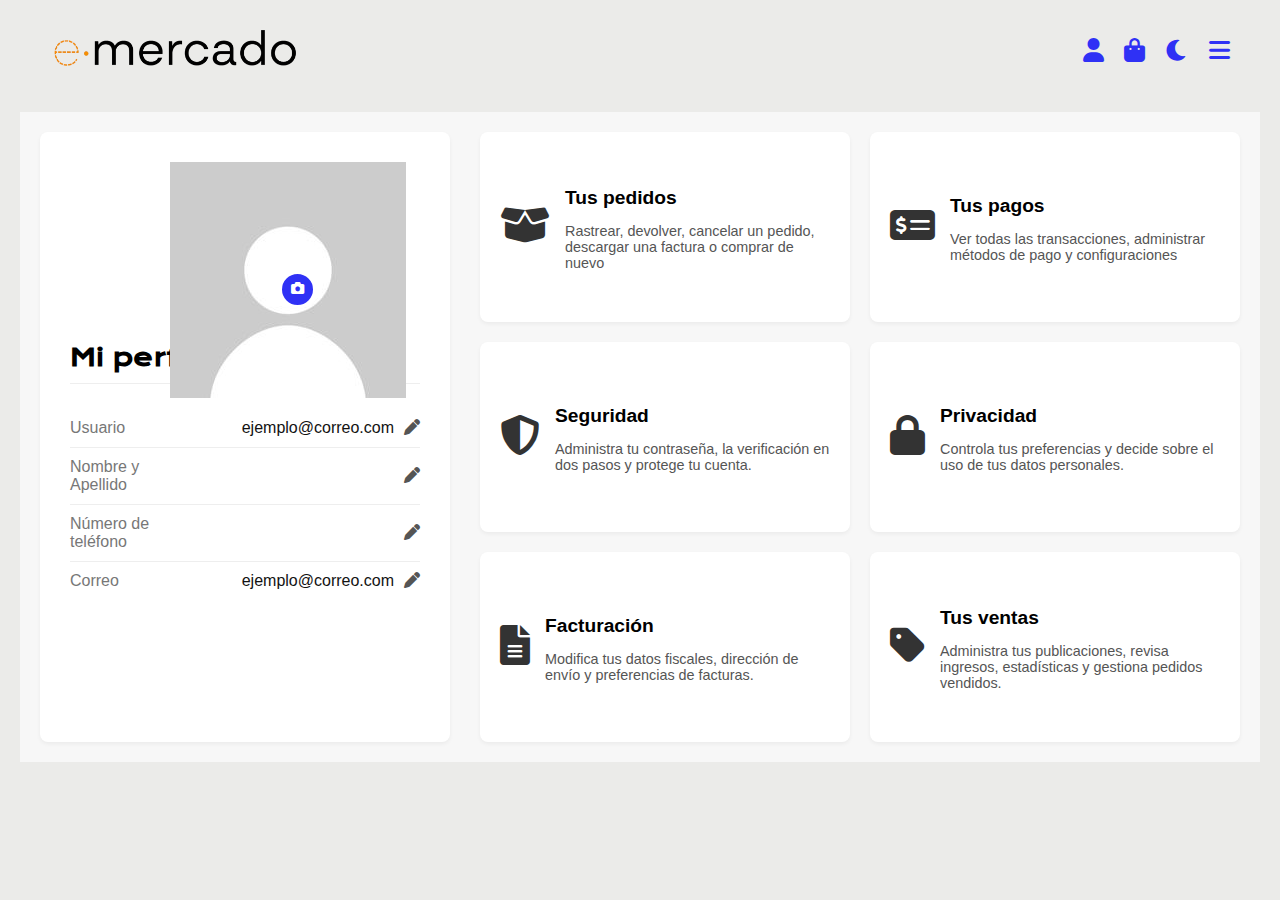
<file: my-profile.html>
<!DOCTYPE html>
<html lang="es">

<head>
    <meta charset="UTF-8">
    <meta name="viewport" content="width=device-width, initial-scale=1.0">
    <title>Mi Perfil | eMercado</title>
    <link rel="stylesheet" href="css/styles.css">
    <link rel="stylesheet" href="css/my-profile.css">
    <link rel="stylesheet" href="https://cdnjs.cloudflare.com/ajax/libs/font-awesome/6.0.0-beta3/css/all.min.css">
    <link
      href="https://fonts.googleapis.com/css?family=Krona+One"
      rel="stylesheet"
    />
</head>

<body>

    <header class="site-header">
        <div class="header-content">
            <a href="index.html" class="logo-link">
                <div class="logo">
                    <img src="img/logo_e_mercado.png" alt="Logo e-Mercado" class="logo-e-mercado" />
                </div>
            </a>

            <div class="nav-icons">
                <a href="my-profile.html" class="icon-link" title="Mi perfil">
                    <i class="fas fa-user"></i>
                </a>
                <a href="cart.html" class="icon-link">
                    <i class="fas fa-shopping-bag"></i>
                </a>

                <a href="#" id="theme-toggle" class="icon-link" title="Cambiar tema">
                    <i class="fa-solid fa-moon"></i>
                </a>

                <div class="menu-wrapper" style="position: relative; display: inline-block">
                    <a href="#" class="icon-link" id="menu-toggle">
                        <i class="fas fa-bars"></i>
                    </a>

                    <div class="custom-dropdown" id="dropdown-menu">
                        <ul>
                            <li><a href="index.html">Inicio</a></li>
                            <li><a href="categories.html">Categorías</a></li>
                            <li><a href="sell.html">Vender</a></li>
                        </ul>
                    </div>
                </div>
            </div>
        </div>
    </header>

    <main class="profile-container">

        <section class="profile-info-column">

            <div class="profile-picture-block">
                <img src="img/default-pfp.png" id="profile-image" class="profile-picture">
                <input type="file" id="profile-image-input" accept="image/*" class="hidden">

                <button class="edit-photo-btn" id="edit-photo-btn" title="Actualizar foto de perfil">
                    <i class="fa-solid fa-camera"></i>
                </button>
            </div>

            <h2 class="profile-section-title">Mi perfil</h2>

            <div class="profile-data-list">
                <div class="data-item" data-field="email">
                    <span class="data-label">Usuario</span>
                    <span class="data-value" id="profile-email"></span>
                    <input type="email" class="data-input hidden" id="input-email" value="">
                    <button class="edit-btn"><i class="fa-solid fa-pen"></i></button>
                    <button class="save-btn hidden" data-field="email"><i class="fa-solid fa-check"></i></button>
                </div>

                <div class="data-item" data-field="name">
                    <span class="data-label">Nombre y Apellido</span>
                    <span class="data-value" id="profile-name"></span>
                    <input type="text" class="data-input hidden" id="input-name" value="">
                    <button class="edit-btn"><i class="fa-solid fa-pen"></i></button>
                    <button class="save-btn hidden" data-field="name"><i class="fa-solid fa-check"></i></button>
                </div>

                <div class="data-item" data-field="phone">
                    <span class="data-label">Número de teléfono</span>
                    <span class="data-value" id="profile-phone"></span>
                    <input type="tel" class="data-input hidden" id="input-phone" value="">
                    <button class="edit-btn"><i class="fa-solid fa-pen"></i></button>
                    <button class="save-btn hidden" data-field="phone"><i class="fa-solid fa-check"></i></button>
                </div>

                <div class="data-item" data-field="email-footer">
                    <span class="data-label">Correo</span>
                    <span class="data-value" id="profile-email-footer"></span>
                    <input type="email" class="data-input hidden" id="input-email-footer" value="">
                    <button class="edit-btn"><i class="fa-solid fa-pen"></i></button>
                    <button class="save-btn hidden" data-field="email-footer"><i class="fa-solid fa-check"></i></button>
                </div>
            </div>

        </section>

        <section class="profile-features-grid">

            <article class="feature-card primary-card">
                <div class="card-icon-box"><i class="fa-solid fa-box-open"></i></div>
                <div class="card-content">
                    <h3 class="card-title">Tus pedidos</h3>
                    <p class="card-description">Rastrear, devolver, cancelar un pedido, descargar una factura o comprar
                        de nuevo</p>
                </div>
            </article>

            <article class="feature-card primary-card">
                <div class="card-icon-box"><i class="fa-solid fa-money-check-dollar"></i></div>
                <div class="card-content">
                    <h3 class="card-title">Tus pagos</h3>
                    <p class="card-description">Ver todas las transacciones, administrar métodos de pago y
                        configuraciones</p>
                </div>
            </article>

            <article class="feature-card primary-card">
                <div class="card-icon-box"><i class="fa-solid fa-shield"></i></div>
                <div class="card-content">
                    <h3 class="card-title">Seguridad</h3>
                    <p class="card-description">Administra tu contraseña, la verificación en dos pasos y protege tu
                        cuenta.</p>
                </div>
            </article>

            <article class="feature-card primary-card">
                <div class="card-icon-box"><i class="fa-solid fa-lock"></i></div>
                <div class="card-content">
                    <h3 class="card-title">Privacidad</h3>
                    <p class="card-description">Controla tus preferencias y decide sobre el uso de tus datos personales.
                    </p>
                </div>
            </article>

            <article class="feature-card primary-card">
                <div class="card-icon-box"><i class="fa-solid fa-file-lines"></i></div>
                <div class="card-content">
                    <h3 class="card-title">Facturación</h3>
                    <p class="card-description">Modifica tus datos fiscales, dirección de envío y preferencias de
                        facturas.</p>
                </div>
            </article>

            <article class="feature-card primary-card">
                <div class="card-icon-box"><i class="fa-solid fa-tag"></i></div>
                <div class="card-content">
                    <h3 class="card-title">Tus ventas</h3>
                    <p class="card-description">Administra tus publicaciones, revisa ingresos, estadísticas y gestiona
                        pedidos vendidos.</p>
                </div>
            </article>

        </section>

    </main>

    <script src="js/my-profile.js"></script>
    <script src="js/index.js"></script>
</body>

</html>
</file>
<file: css/styles.css>
:root{
    --background: #ebebe9;
    --gris-oscuro: #797979;
    --negro: #131314;
    --azul: #2f31f5;
    --verde-amarillo: #dbf059;
    --fuente-textos: "Inter", sans-serif;
    --shadow: 0 10px 30px rgba(2,6,23,0.08);
}

body{
    background-color: var(--background);
    font-family: var(--fuente-textos);
    margin: 0;
}

/*---- Barra navegadora ----*/
.navbar-container{
    position: relative;
    display: flex;
    justify-content: space-between;
    align-items: center;
    padding: 30px;
}

.logo-e-mercado {
    max-width: 250px;
    height: 100%;
}

.nav-icons {
    color: var(--azul);
    display: flex;
    gap: 20px;
    align-items: center;
}

.icon-link {
    font-size: 24px;
    color: var(--azul);
    text-decoration: none;
    transition: transform 0.2s ease;
}

.icon-link:hover {
    transform: scale(1.1);
}

/* Menú desplegable */
.custom-dropdown {
    position: absolute;
    top: 100%;
    background-color: white;
    border-radius: 10px;
    box-shadow: 0 4px 20px rgba(0, 0, 0, 0.15);
    min-width: 200px;
    right: 0;
    margin-top: 5px;
    z-index: 1000;
    opacity: 0;
    visibility: hidden;
    transform: translateY(-10px);
    transition: all 0.3s ease;
}

.custom-dropdown.active {
    opacity: 1;
    visibility: visible;
    transform: translateY(0);
}

.custom-dropdown ul {
    list-style: none;
    margin: 0;
    padding: 10px 0;
}

.custom-dropdown li {
    border-bottom: 1px solid #f0f0f0;
}

.custom-dropdown li:last-child {
    border-bottom: none;
}

.custom-dropdown a {
    display: block;
    padding: 12px 20px;
    color: var(--negro);
    text-decoration: none;
    font-size: 16px;
    transition: background-color 0.2s ease;
}

.custom-dropdown a:hover {
    background-color: var(--verde-amarillo);
    color: var(--negro);
}

.cart-badge {
    background-color: var(--azul);
    color: white;
    border-radius: 50%;
    padding: 2px 6px;
    font-size: 12px;
    margin-left: 5px;
}

/* Overlay para cerrar el menú */
.menu-overlay {
    position: fixed;
    top: 0;
    left: 0;
    width: 100vw;
    height: 100vh;
    background-color: rgba(0, 0, 0, 0.3);
    z-index: 999;
    opacity: 0;
    visibility: hidden;
    transition: all 0.3s ease;
}

.menu-overlay.active {
    opacity: 1;
    visibility: visible;
}

@media (max-width: 768px) {
            .logo-e-mercado {
                max-width: 180px;
            }
            
            .nav-icons {
                gap: 15px;
            }
            
            .icon-link {
                font-size: 20px;
            }
        }

        nav a {
  text-decoration: none;
}


/* ----- Navegación fin ----- */


/* Carrusel nuevo */
.carousel-item {
  padding-top: 30px;
  padding-bottom: 30px;
  border-radius: 15px;
}

.carousel-item img{
  border-radius: 15px;
}

.carousel-indicators {
  bottom: 13px;
}

.carousel-indicators button {
  width: 50px;
  height: 50px;
  border-radius: 10px;
  margin: 0 5px;
}
/* FIN Carrusel nuevo */

/*--- Categorías ---*/

/* Cosas que van arriba */
.categories-header {
    display: flex;
    justify-content: space-between;
    align-items: center;
    margin-top: 1.25rem;
    margin-bottom: 1.25rem;
}

.categories-title {
    display: flex;
    align-items: center;
    gap: 1.5rem;
}

.categories-title h2 {
    font-size: 1.5rem;
    font-weight: bold;
}

.categories-title a {
    color: var(--gris-oscuro);
    text-decoration: underline;
}

.categories-nav button {
    background-color: white;
    border: none;
    padding: 0.5rem;
    border-radius: 5px;
    cursor: pointer;
    transition: background-color 0.3s ease;
}

.categories-nav button:hover {
    background-color: #f49000;
}
.categories-nav button i {
    font-size: 1.2rem;
    color: var(--negro)
}


/* tarjetas categorías */
.categories-carousel {
    display: flex;
    gap: 1.5rem;
    overflow-x: auto;
    scroll-behavior: smooth;
    -ms-overflow-style: none; /* IE and Edge */
    scrollbar-width: none; /* Firefox */
}

/* Ocultar la barra de desplazamiento */
.categories-carousel::-webkit-scrollbar {
    display: none;
}

.category-card {
    position: relative;
    width: 150px;
    height: 150px;
    background-color: var(--verde-amarillo);
    border-radius: 15px;
    cursor: pointer;
    perspective: 1000px; /* Perspectiva para el efecto 3D */
    transition: transform 0.6s;
    transform-style: preserve-3d; /* Permite que los hijos hereden el 3D */
    flex-shrink: 0; /* Evita que las tarjetas se encojan */
}

.category-card:hover {
    transform: rotateY(180deg);
}

.card-face {
    position: absolute;
    width: 100%;
    height: 100%;
    backface-visibility: hidden;
    display: flex;
    justify-content: center;
    align-items: center;
}

.card-front {
    transform: rotateY(0deg);
}

.card-front i {
    font-size: 4rem;
    color: var(--negro);
}

.card-back {
    background-color: var(--negro);
    color: var(--verde-amarillo);
    transform: rotateY(180deg); 
    border-radius: 15px;
}

.card-back span {
    font-weight: bold;
    text-align: center;
    padding: 10px;
}


/* Sección de productos destacados */


.featured-products-section h2 {
    gap: 20px;
    font-size: 1.5rem;
    font-weight: bold;
    padding-bottom: 15px;
}

.product-card {
    background: white;
    border-radius: 12px;
    box-shadow: 0 2px 6px rgba(0,0,0,0.1);
    overflow: hidden;
    display: flex;
    flex-direction: column;
    transition: transform 0.2s ease, box-shadow 0.2s ease;
}

.product-card:hover {
    transform: translateY(-4px);
    box-shadow: 0 4px 12px rgba(0,0,0,0.15);
}

.product-img {
    width: 100%;
    height: 200px;
    object-fit: cover;
}

.product-info {
    padding: 15px;
    display: flex;
    flex-direction: column;
    flex-grow: 1;
}

.product-title {
    font-family: "Inter", sans-serif;
    font-size: 20px;
    font-weight: 700;
    margin-bottom: 5px;
    color: var(--negro);
}

.product-desc {
    font-size: 14px;
    color: var(--gris-oscuro);
    margin-bottom: 12px;
}

.product-price {
    font-size: 1rem;
    color: var(--azul);
    margin-top: 10px;
    font-family:"Krona One", sans-serif;
    font-weight: 800;
}


/* Info extra */


.info-extra-container {
    display: flex;
    justify-content: center;
    flex-wrap: wrap;
    gap: 20px;
    padding: 50px 20px;
    background-color: var(--verde-amarillo);
}

.info-card {
    background-color: var(--azul);
    color: var(--background);
    border-radius: 15px;
    padding: 30px;
    display: flex;
    align-items: flex-start;
    gap: 20px;
    width: 100%;
    max-width: 420px;
}

.info-card i {
    font-size: 3rem;
    flex-shrink: 0;
}

.info-extra-container h4 {
    font-size: 1.2rem;
    font-weight: bold;
    margin-bottom: 5px;
    color: var(--verde-amarillo);
}

.info-extra-container p {
    font-size: 0.9rem;
    margin: 0;
    line-height: 1.4;
}

/* Nuevo footer */
.footer-container{
    background-color: var(--negro);
    padding: 30px;
    display: flex;
    justify-content: space-between;
}
.footer-container p, .footer-container a{
    font-size: 15px;
    color: var(--background);
}

/* Botón Volver Arriba */
.back-to-top-btn {
    background-color: var(--gris-oscuro); 
    color: var(--verde-amarillo);
    border-radius: 50%;
    width: 40px;
    height: 40px;
    display: flex;
    justify-content: center;
    align-items: center;
    text-decoration: none;
    transition: background-color 0.3s ease;
}

.back-to-top-btn:hover {
    background-color: var(--background);
}

.back-to-top-btn i {
    font-size: 1.2rem;
    color: var(--negro);
}

/*--- Footer ---*/
</file>
<file: css/my-profile.css>
/* 2.1 Contenedor Principal de la Página */
.profile-container {
    max-width: 1200px; 
    margin: 20px auto; 
    padding: 20px;
    display: flex; 
    gap: 30px; 
    background-color: #f7f7f7; 
}

/* 2.2 Estilos de la Columna Izquierda (Información del Perfil) */
.profile-info-column {
    flex-basis: 350px; 
    flex-shrink: 0; 
    padding: 30px;
    background-color: #fff; 
    border-radius: 8px;
    box-shadow: 0 2px 4px rgba(0, 0, 0, 0.05);
}

/* Imagen de Perfil y Botón */
.profile-picture-block {
    position: relative;
    width: 150px;
    height: 150px;
    margin: 0 auto 30px; 
}

.profile-picture-placeholder {
    width: 100%;
    height: 100%;
    
    overflow: hidden; 
    background-color: #ccc; 
    border-radius: 50%; 
}

.profile-picture-placeholder img {
    width: 100%;
    height: 100%;
    object-fit: cover; 
}

.edit-photo-btn {
    position: absolute;
    bottom: 5px;
    right: 5px;
    width: 35px;
    height: 35px;
    border-radius: 50%;
    background-color: #2f31f5; 
    border: 2px solid #fff;
    color: #fff; 
    cursor: pointer;
    display: flex;
    justify-content: center;
    align-items: center;
}

/* Título de la sección "Mi perfil" */
.profile-section-title {
    font-size: 1.5rem;
    font-weight: 600;
    margin-bottom: 25px;
    border-bottom: 1px solid #eee;
    padding-bottom: 10px;
    font-family: "Krona One", sans-serif;
}

/* Lista de datos (Nombre, Teléfono, Correo) */
.data-item {
    display: flex;
    justify-content: space-between;
    align-items: center;
    padding: 10px 0;
    border-bottom: 1px solid #eee;
}

.data-item:last-child {
    border-bottom: none; 
}

.data-label {
    font-weight: 400;
    color: #777;
    flex-basis: 30%; 
}

.data-value {
    font-weight: 500;
    color: #333;
    flex-grow: 1; 
    text-align: right;
    padding-right: 10px; 
}

.edit-btn {
    background: none;
    border: none;
    color: #555;
    cursor: pointer;
    font-size: 1rem;
    padding: 0;
}

/* 2.3 Estilos de la Columna Derecha (Grid de Funcionalidades) */
.profile-features-grid {
    flex-grow: 1; 
    display: grid;
    
    grid-template-columns: repeat(2, 1fr); 
    gap: 20px; 
}

.feature-card {
    background-color: #fff;
    border-radius: 8px;
    padding: 20px;
    min-height: 150px; 
    box-shadow: 0 2px 4px rgba(0, 0, 0, 0.05);
}

/* Estilos específicos para las tarjetas completas (Pedidos, Pagos) */
.primary-card {
    display: flex;
    align-items: center;
    gap: 15px;
}

.card-icon-box {
    font-size: 2.5rem;
    color: #333; 
}

.card-title {
    font-size: 1.2rem;
    font-weight: 600;
    margin-bottom: 5px;
}

.card-description {
    font-size: 0.9rem;
    color: #555;
}

/* Estilos para los cuadros vacíos */
.placeholder-card {
    background-color: #eee; 
    border: 1px dashed #ccc;
}


/* 2.4 Estilos del Header/Navbar */


.site-header {

    color: white;
    padding: 30px 30px 20px 30px;
}

.header-content {
    max-width: 1200px; 
    margin: 0 auto;
    padding: 0 20px;
    display: flex;
    justify-content: space-between; 
    align-items: center;
}

.logo {
    color: #2f31f5;
    text-decoration: none;
    font-size: 1.5rem;
    font-weight: 700;
}

/* Contenedor de los iconos de navegación */
.header-nav {
    display: flex;
    gap: 5px; 
    position: relative; 
}

.nav-icon-btn {
    background: none;
    border: none;
    color: #2f31f5; 
    font-size: 1.2rem;
    padding: 8px 10px;
    cursor: pointer;
    opacity: 0.8;
    transition: opacity 0.2s;
}

.nav-icon-btn:hover {
    opacity: 1;
}

.hidden {
    display: none !important;
}

/* Menú desplegable */
.custom-dropdown {
    position: absolute;
    top: 100%;
    background-color: white;
    border-radius: 10px;
    box-shadow: 0 4px 20px rgba(0, 0, 0, 0.15);
    min-width: 200px;
    right: 0;
    margin-top: 5px;
    z-index: 1000;
    opacity: 0;
    visibility: hidden;
    transform: translateY(-10px);
    transition: all 0.3s ease;
}

.custom-dropdown.active {
    opacity: 1;
    visibility: visible;
    transform: translateY(0);
}

.custom-dropdown ul {
    list-style: none;
    margin: 0;
    padding: 10px 0;
}

.custom-dropdown li {
    border-bottom: 1px solid #f0f0f0;
}

.custom-dropdown li:last-child {
    border-bottom: none;
}

.custom-dropdown a {
    display: block;
    padding: 12px 20px;
    color: var(--negro);
    text-decoration: none;
    font-size: 16px;
    transition: background-color 0.2s ease;
}

.custom-dropdown a:hover {
    background-color: var(--verde-amarillo);
    color: var(--negro);
}

/* ======== MODO OSCURO ======== */

body.dark-mode {
  --background: #121212;
  --gris-oscuro: #cfcfcf;
  --negro: #f1f1f1;
  --azul: #4f8ef7;
  --verde-amarillo: #c6e44b;
  --shadow: 0 10px 30px rgba(255,255,255,0.05);
}

body.dark-mode {
  background-color: var(--background);
  color: var(--negro);
}

body.dark-mode .site-header {
  background-color: var(--negro);
}

body.dark-mode .custom-dropdown {
  background-color: #222;
}

body.dark-mode .custom-dropdown a {
  color: var(--gris-oscuro);
}

body.dark-mode .profile-container {
    background-color: #cfcfcf;
}

body.dark-mode p,
body.dark-mode .data-label, .data-value{
    color: #121212;
}

body.dark-mode .profile-container .profile-info-column,
body.dark-mode .profile-container article{
    background-color: #777;
}
</file>
